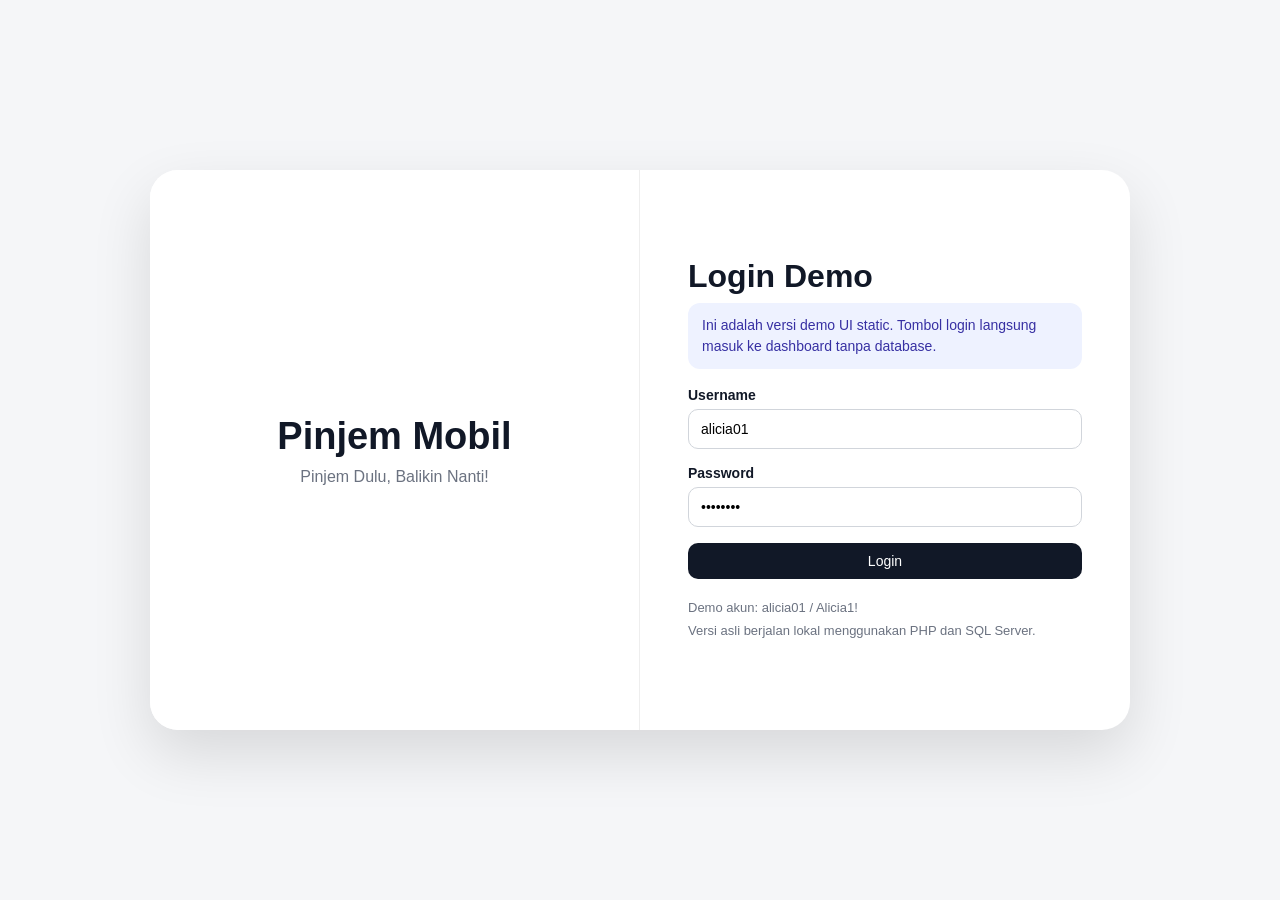
<file: docs/index.html>
<!DOCTYPE html>
<html>

<head>
    <title>Pinjem Mobil - Demo UI</title>
    <link rel="stylesheet" href="assets/style.css">

    <style>
        .demo-note {
            background: #eef2ff;
            color: #3730a3;
            padding: 12px 14px;
            border-radius: 12px;
            font-size: 14px;
            margin-bottom: 18px;
            line-height: 1.5;
        }

        .demo-login {
            margin-top: 18px;
            color: #6b7280;
            font-size: 13px;
            line-height: 1.7;
        }
    </style>
</head>

<body class="login-page">

    <div class="login-wrapper">
        <div class="login-brand">
            <h1>Pinjem Mobil</h1>
            <p>Pinjem Dulu, Balikin Nanti!</p>
        </div>

        <div class="login-card">
            <h2>Login Demo</h2>

            <div class="demo-note">
                Ini adalah versi demo UI static. Tombol login langsung masuk ke dashboard tanpa database.
            </div>

            <div class="form-group">
                <label>Username</label>
                <input type="text" class="form-control" value="alicia01">
            </div>

            <div class="form-group">
                <label>Password</label>
                <input type="password" class="form-control" value="Alicia1!">
            </div>

            <a href="dashboard.html" class="btn btn-full">
                Login
            </a>

            <div class="demo-login">
                Demo akun: alicia01 / Alicia1!<br>
                Versi asli berjalan lokal menggunakan PHP dan SQL Server.
            </div>
        </div>
    </div>

</body>

</html>
</file>
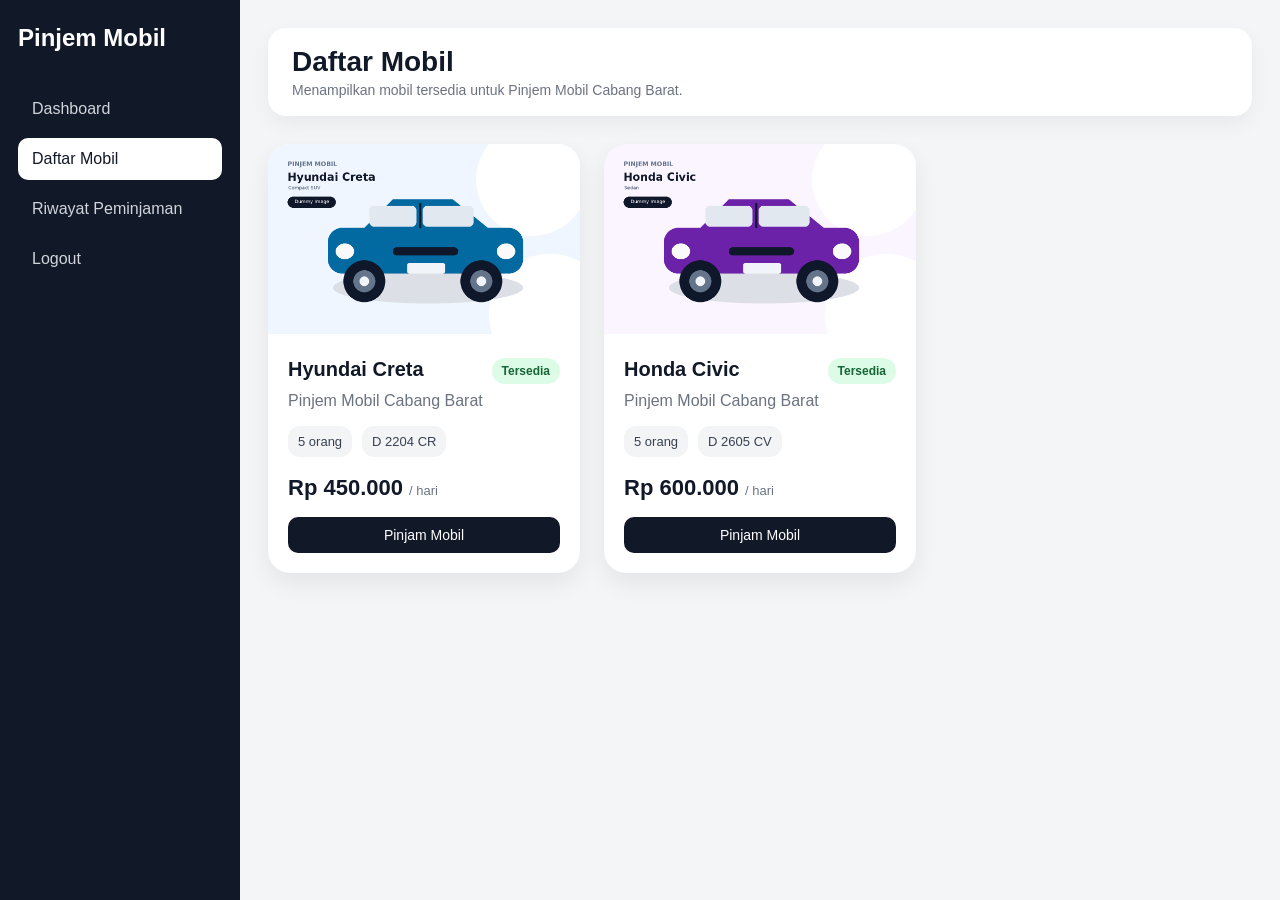
<file: docs/daftar-mobil.html>
<!DOCTYPE html>
<html>

<head>
    <title>Daftar Mobil - Pinjem Mobil</title>
    <link rel="stylesheet" href="assets/style.css">
</head>

<body>

    <div class="sidebar">
        <div class="logo">Pinjem Mobil</div>

        <div class="menu">
            <a href="dashboard.html">Dashboard</a>
            <a href="daftar-mobil.html" class="active">Daftar Mobil</a>
            <a href="riwayat.html">Riwayat Peminjaman</a>
            <a href="index.html">Logout</a>
        </div>
    </div>

    <div class="main">
        <div class="topbar">
            <div class="page-title">
                <h1>Daftar Mobil</h1>
                <p>Menampilkan mobil tersedia untuk Pinjem Mobil Cabang Barat.</p>
            </div>
        </div>

        <div class="car-grid">

            <div class="car-card">
                <img src="assets/mobil/hyundai_creta.png" class="car-card-img">

                <div class="car-card-body">
                    <div class="car-card-top">
                        <h3>Hyundai Creta</h3>
                        <span class="badge badge-available">Tersedia</span>
                    </div>

                    <p class="car-location">Pinjem Mobil Cabang Barat</p>

                    <div class="car-info">
                        <span>5 orang</span>
                        <span>D 2204 CR</span>
                    </div>

                    <div class="car-price">
                        Rp 450.000
                        <small>/ hari</small>
                    </div>

                    <a href="payment.html" class="btn btn-full">
                        Pinjam Mobil
                    </a>
                </div>
            </div>

            <div class="car-card">
                <img src="assets/mobil/honda_civic.png" class="car-card-img">

                <div class="car-card-body">
                    <div class="car-card-top">
                        <h3>Honda Civic</h3>
                        <span class="badge badge-available">Tersedia</span>
                    </div>

                    <p class="car-location">Pinjem Mobil Cabang Barat</p>

                    <div class="car-info">
                        <span>5 orang</span>
                        <span>D 2605 CV</span>
                    </div>

                    <div class="car-price">
                        Rp 600.000
                        <small>/ hari</small>
                    </div>

                    <a href="payment.html" class="btn btn-full">
                        Pinjam Mobil
                    </a>
                </div>
            </div>

        </div>
    </div>

</body>

</html>
</file>
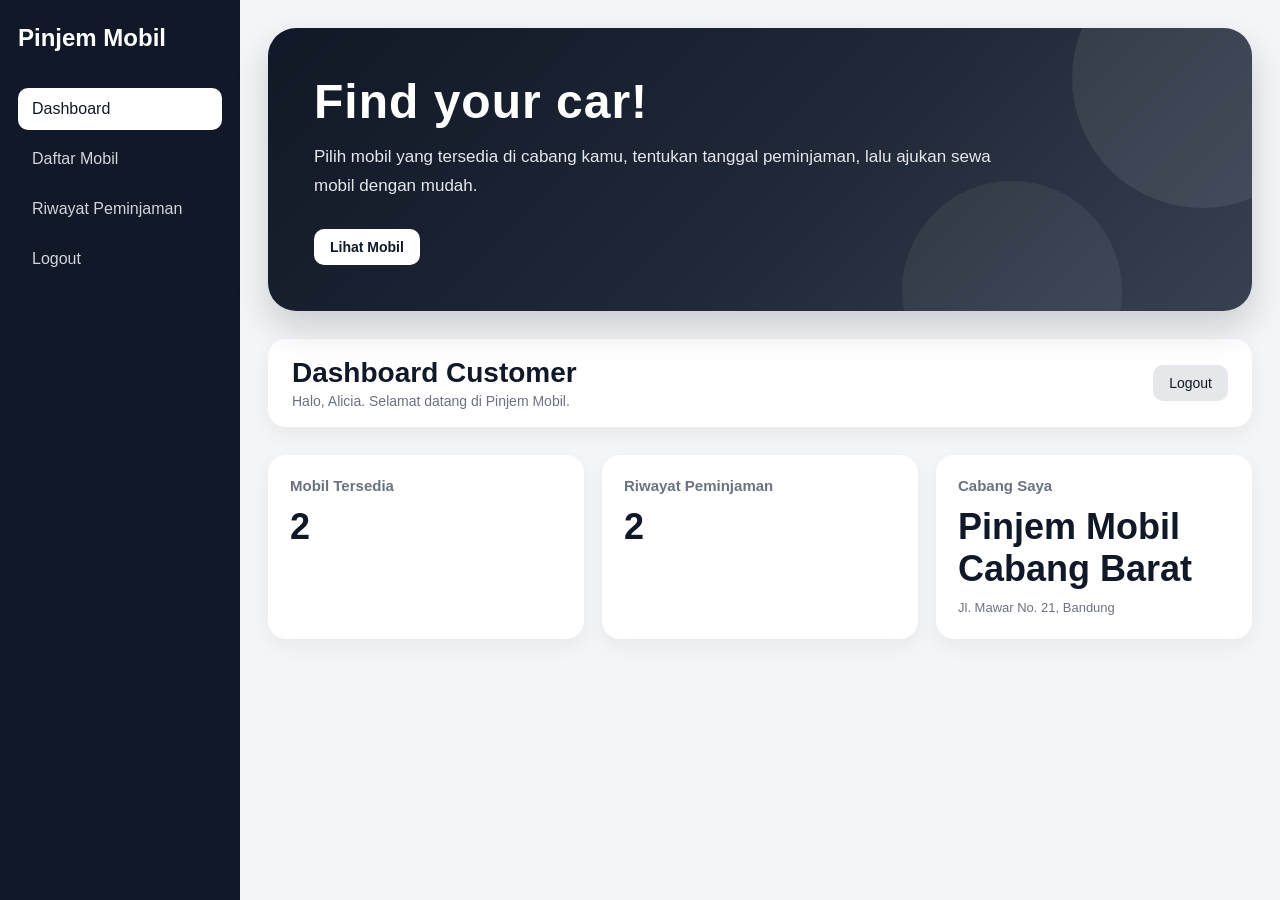
<file: docs/dashboard.html>
<!DOCTYPE html>
<html>

<head>
    <title>Dashboard Customer - Pinjem Mobil</title>
    <link rel="stylesheet" href="assets/style.css">

    <style>
        .stats-3 {
            grid-template-columns: repeat(3, 1fr);
        }

        .branch-card small {
            display: block;
            margin-top: 8px;
            color: #6b7280;
            font-size: 13px;
            line-height: 1.5;
        }

        @media (max-width: 900px) {
            .stats-3 {
                grid-template-columns: 1fr;
            }
        }
    </style>
</head>

<body>

    <div class="sidebar">
        <div class="logo">Pinjem Mobil</div>

        <div class="menu">
            <a href="dashboard.html" class="active">Dashboard</a>
            <a href="daftar-mobil.html">Daftar Mobil</a>
            <a href="riwayat.html">Riwayat Peminjaman</a>
            <a href="index.html">Logout</a>
        </div>
    </div>

    <div class="main">
        <div class="hero">
            <div class="hero-content">
                <h1>Find your car!</h1>
                <p>
                    Pilih mobil yang tersedia di cabang kamu, tentukan tanggal peminjaman,
                    lalu ajukan sewa mobil dengan mudah.
                </p>
                <a href="daftar-mobil.html" class="btn hero-btn">Lihat Mobil</a>
            </div>
        </div>

        <div class="topbar">
            <div class="page-title">
                <h1>Dashboard Customer</h1>
                <p>Halo, Alicia. Selamat datang di Pinjem Mobil.</p>
            </div>
            <a href="index.html" class="btn btn-secondary">Logout</a>
        </div>

        <div class="stats stats-3">
            <div class="stat-card">
                <h3>Mobil Tersedia</h3>
                <p>2</p>
            </div>

            <div class="stat-card">
                <h3>Riwayat Peminjaman</h3>
                <p>2</p>
            </div>

            <div class="stat-card branch-card">
                <h3>Cabang Saya</h3>
                <p>Pinjem Mobil Cabang Barat</p>
                <small>Jl. Mawar No. 21, Bandung</small>
            </div>
        </div>
    </div>

</body>

</html>
</file>
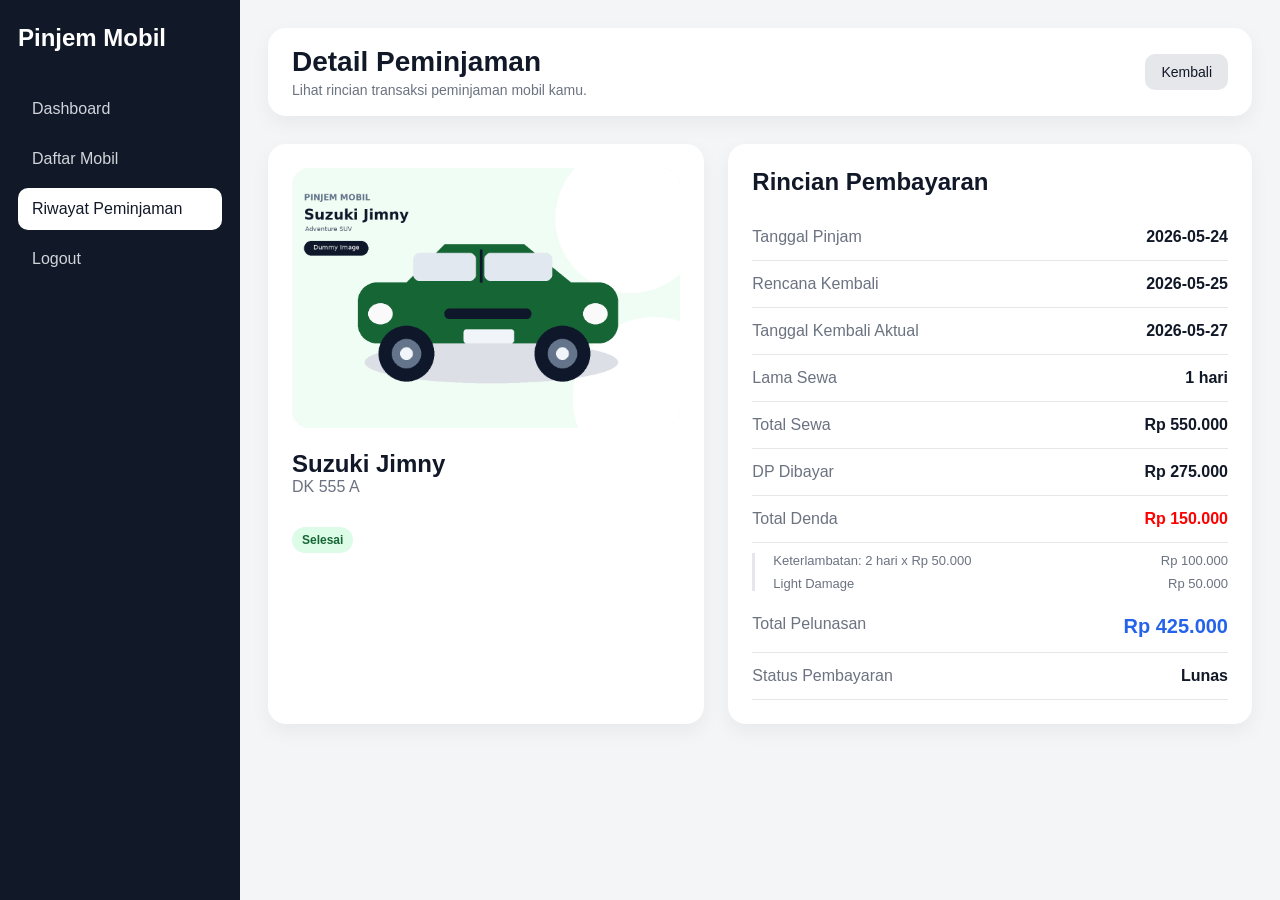
<file: docs/detail-peminjaman.html>
<!DOCTYPE html>
<html>

<head>
    <title>Detail Peminjaman - Pinjem Mobil</title>
    <link rel="stylesheet" href="assets/style.css">

    <style>
        .detail-layout {
            display: grid;
            grid-template-columns: 1fr 1.2fr;
            gap: 24px;
        }

        .detail-img {
            width: 100%;
            height: 260px;
            object-fit: cover;
            border-radius: 18px;
            background: #f3f4f6;
            margin-bottom: 18px;
        }

        .detail-row {
            display: flex;
            justify-content: space-between;
            gap: 20px;
            padding: 14px 0;
            border-bottom: 1px solid #e5e7eb;
        }

        .detail-row span:first-child {
            color: #6b7280;
        }

        .detail-row span:last-child {
            font-weight: 700;
            color: #111827;
            text-align: right;
        }

        .fine-detail {
            margin-top: 10px;
            margin-bottom: 10px;
            padding-left: 18px;
            border-left: 3px solid #e5e7eb;
        }

        .fine-row {
            display: flex;
            justify-content: space-between;
            gap: 16px;
            font-size: 13px;
            color: #6b7280;
            margin-bottom: 8px;
        }

        @media (max-width: 900px) {
            .detail-layout {
                grid-template-columns: 1fr;
            }
        }
    </style>
</head>

<body>

    <div class="sidebar">
        <div class="logo">Pinjem Mobil</div>

        <div class="menu">
            <a href="dashboard.html">Dashboard</a>
            <a href="daftar-mobil.html">Daftar Mobil</a>
            <a href="riwayat.html" class="active">Riwayat Peminjaman</a>
            <a href="index.html">Logout</a>
        </div>
    </div>

    <div class="main">
        <div class="topbar">
            <div class="page-title">
                <h1>Detail Peminjaman</h1>
                <p>Lihat rincian transaksi peminjaman mobil kamu.</p>
            </div>

            <a href="riwayat.html" class="btn btn-secondary">Kembali</a>
        </div>

        <div class="detail-layout">
            <div class="card">
                <img src="assets/mobil/suzuki_jimny.png" class="detail-img">

                <h2>Suzuki Jimny</h2>
                <p class="car-location">DK 555 A</p>

                <br>
                <span class="badge badge-available">Selesai</span>
            </div>

            <div class="card">
                <h2>Rincian Pembayaran</h2>
                <br>

                <div class="detail-row">
                    <span>Tanggal Pinjam</span>
                    <span>2026-05-24</span>
                </div>

                <div class="detail-row">
                    <span>Rencana Kembali</span>
                    <span>2026-05-25</span>
                </div>

                <div class="detail-row">
                    <span>Tanggal Kembali Aktual</span>
                    <span>2026-05-27</span>
                </div>

                <div class="detail-row">
                    <span>Lama Sewa</span>
                    <span>1 hari</span>
                </div>

                <div class="detail-row">
                    <span>Total Sewa</span>
                    <span>Rp 550.000</span>
                </div>

                <div class="detail-row">
                    <span>DP Dibayar</span>
                    <span>Rp 275.000</span>
                </div>

                <div class="detail-row">
                    <span>Total Denda</span>
                    <span style="color:red;">Rp 150.000</span>
                </div>

                <div class="fine-detail">
                    <div class="fine-row">
                        <span>Keterlambatan: 2 hari x Rp 50.000</span>
                        <span>Rp 100.000</span>
                    </div>

                    <div class="fine-row">
                        <span>Light Damage</span>
                        <span>Rp 50.000</span>
                    </div>
                </div>

                <div class="detail-row">
                    <span>Total Pelunasan</span>
                    <span style="color:#2563eb; font-size:20px;">Rp 425.000</span>
                </div>

                <div class="detail-row">
                    <span>Status Pembayaran</span>
                    <span>Lunas</span>
                </div>
            </div>
        </div>
    </div>

</body>

</html>
</file>
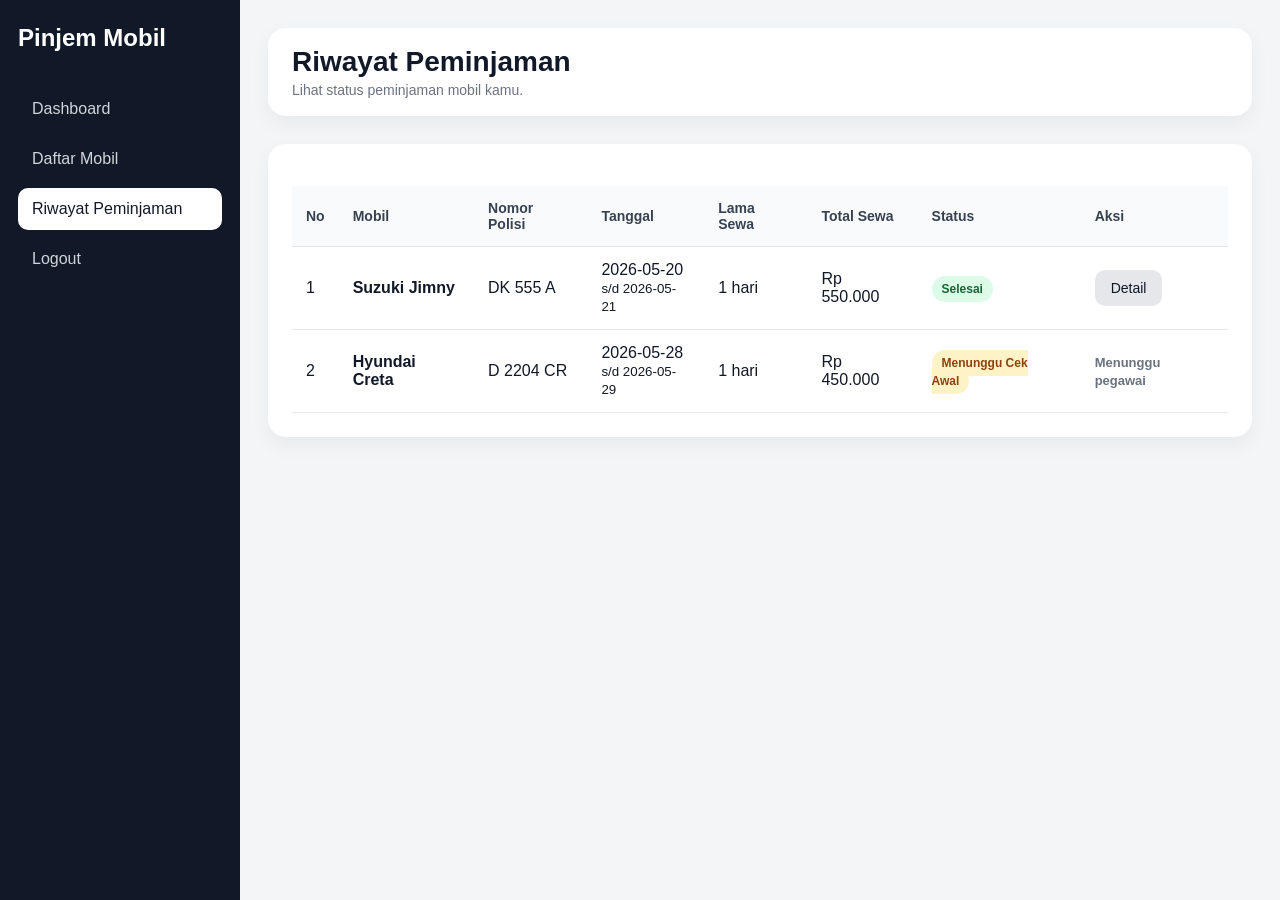
<file: docs/riwayat.html>
<!DOCTYPE html>
<html>

<head>
    <title>Riwayat Peminjaman - Pinjem Mobil</title>
    <link rel="stylesheet" href="assets/style.css">

    <style>
        .action {
            display: flex;
            gap: 8px;
            align-items: center;
            flex-wrap: wrap;
        }

        .status-note {
            font-size: 13px;
            color: #6b7280;
            font-weight: 600;
        }
    </style>
</head>

<body>

    <div class="sidebar">
        <div class="logo">Pinjem Mobil</div>

        <div class="menu">
            <a href="dashboard.html">Dashboard</a>
            <a href="daftar-mobil.html">Daftar Mobil</a>
            <a href="riwayat.html" class="active">Riwayat Peminjaman</a>
            <a href="index.html">Logout</a>
        </div>
    </div>

    <div class="main">
        <div class="topbar">
            <div class="page-title">
                <h1>Riwayat Peminjaman</h1>
                <p>Lihat status peminjaman mobil kamu.</p>
            </div>
        </div>

        <div class="card">
            <table class="table">
                <tr>
                    <th>No</th>
                    <th>Mobil</th>
                    <th>Nomor Polisi</th>
                    <th>Tanggal</th>
                    <th>Lama Sewa</th>
                    <th>Total Sewa</th>
                    <th>Status</th>
                    <th>Aksi</th>
                </tr>

                <tr>
                    <td>1</td>
                    <td><strong>Suzuki Jimny</strong></td>
                    <td>DK 555 A</td>
                    <td>2026-05-20<br><small>s/d 2026-05-21</small></td>
                    <td>1 hari</td>
                    <td>Rp 550.000</td>
                    <td><span class="badge badge-available">Selesai</span></td>
                    <td>
                        <div class="action">
                            <a href="detail-peminjaman.html" class="btn btn-secondary">Detail</a>
                        </div>
                    </td>
                </tr>

                <tr>
                    <td>2</td>
                    <td><strong>Hyundai Creta</strong></td>
                    <td>D 2204 CR</td>
                    <td>2026-05-28<br><small>s/d 2026-05-29</small></td>
                    <td>1 hari</td>
                    <td>Rp 450.000</td>
                    <td><span class="badge badge-maintenance">Menunggu Cek Awal</span></td>
                    <td>
                        <span class="status-note">Menunggu pegawai</span>
                    </td>
                </tr>
            </table>
        </div>
    </div>

</body>

</html>
</file>
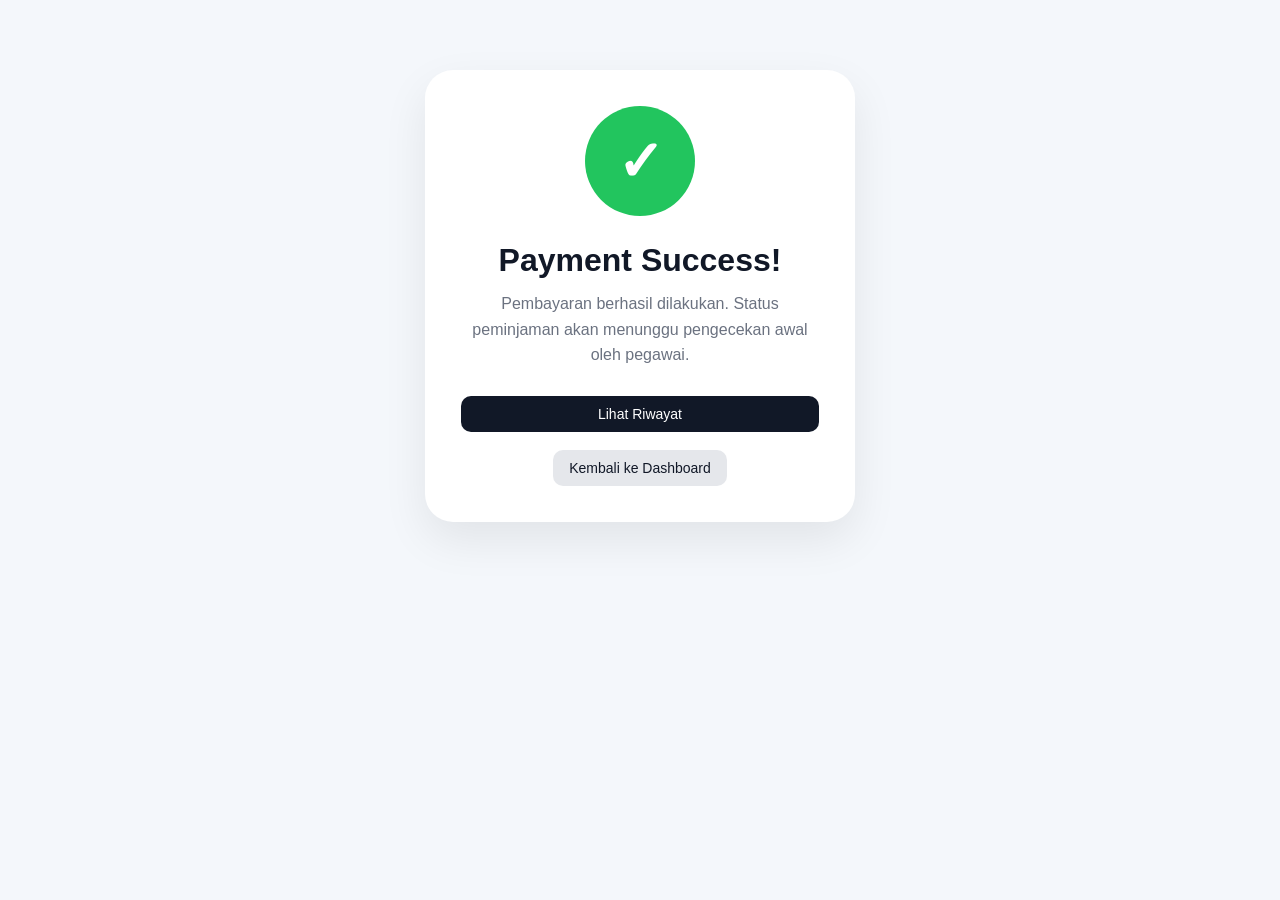
<file: docs/success.html>
<!DOCTYPE html>
<html>

<head>
    <title>Payment Success - Pinjem Mobil</title>
    <link rel="stylesheet" href="assets/style.css">

    <style>
        body {
            background: #f4f7fb;
        }

        .success-card {
            max-width: 430px;
            margin: 70px auto;
            background: white;
            border-radius: 28px;
            padding: 36px;
            text-align: center;
            box-shadow: 0 18px 45px rgba(0, 0, 0, 0.08);
        }

        .check {
            width: 110px;
            height: 110px;
            border-radius: 999px;
            background: #22c55e;
            color: white;
            display: flex;
            align-items: center;
            justify-content: center;
            margin: 0 auto 26px;
            font-size: 56px;
            font-weight: bold;
        }

        .success-card h1 {
            margin-bottom: 12px;
            color: #111827;
        }

        .success-card p {
            color: #6b7280;
            line-height: 1.6;
            margin-bottom: 28px;
        }
    </style>
</head>

<body>

    <div class="success-card">
        <div class="check">✓</div>

        <h1>Payment Success!</h1>
        <p>
            Pembayaran berhasil dilakukan. Status peminjaman akan menunggu pengecekan awal oleh pegawai.
        </p>

        <a href="riwayat.html" class="btn btn-full">Lihat Riwayat</a>
        <br><br>
        <a href="dashboard.html" class="btn btn-secondary">Kembali ke Dashboard</a>
    </div>

</body>

</html>
</file>
<file: docs/assets/style.css>
* {
    margin: 0;
    padding: 0;
    box-sizing: border-box;
}

body {
    font-family: Arial, sans-serif;
    background: #f4f5f7;
    color: #111827;
}

a {
    text-decoration: none;
    color: inherit;
}

.sidebar {
    width: 240px;
    height: 100vh;
    background: #111827;
    color: white;
    position: fixed;
    left: 0;
    top: 0;
    padding: 24px 18px;
}

.logo {
    font-size: 24px;
    font-weight: bold;
    margin-bottom: 36px;
}

.logo span {
    color: #9ca3af;
    font-size: 14px;
    display: block;
    margin-top: 4px;
}

.menu a {
    display: block;
    padding: 12px 14px;
    border-radius: 10px;
    margin-bottom: 8px;
    color: #d1d5db;
}

.menu a:hover,
.menu a.active {
    background: white;
    color: #111827;
}

.main {
    margin-left: 240px;
    padding: 28px;
}

.topbar {
    background: white;
    padding: 18px 24px;
    border-radius: 18px;
    display: flex;
    justify-content: space-between;
    align-items: center;
    margin-bottom: 28px;
    box-shadow: 0 8px 20px rgba(0, 0, 0, 0.05);
}

.page-title h1 {
    font-size: 28px;
    margin-bottom: 4px;
}

.page-title p {
    color: #6b7280;
    font-size: 14px;
}

.card {
    background: white;
    border-radius: 18px;
    padding: 24px;
    box-shadow: 0 8px 20px rgba(0, 0, 0, 0.05);
}

.btn {
    display: inline-block;
    padding: 10px 16px;
    border-radius: 10px;
    background: #111827;
    color: white;
    font-size: 14px;
    border: none;
    cursor: pointer;
}

.btn-secondary {
    background: #e5e7eb;
    color: #111827;
}

.table {
    width: 100%;
    border-collapse: collapse;
    margin-top: 18px;
}

.table th {
    text-align: left;
    background: #f9fafb;
    padding: 14px;
    font-size: 14px;
    color: #374151;
    border-bottom: 1px solid #e5e7eb;
}

.table td {
    padding: 14px;
    border-bottom: 1px solid #e5e7eb;
    vertical-align: middle;
}

.car-img {
    width: 120px;
    height: 75px;
    object-fit: cover;
    border-radius: 12px;
    background: #e5e7eb;
}

.badge {
    padding: 6px 10px;
    border-radius: 20px;
    font-size: 12px;
    font-weight: bold;
}

.badge-available {
    background: #dcfce7;
    color: #166534;
}

.badge-borrowed {
    background: #fee2e2;
    color: #991b1b;
}

.badge-maintenance {
    background: #fef3c7;
    color: #92400e;
}

.form-group {
    margin-bottom: 16px;
}

.form-group label {
    display: block;
    margin-bottom: 6px;
    font-weight: bold;
    font-size: 14px;
}

.form-control {
    width: 100%;
    padding: 11px 12px;
    border: 1px solid #d1d5db;
    border-radius: 10px;
    font-size: 14px;
}

.form-grid {
    display: grid;
    grid-template-columns: 1fr 1fr;
    gap: 18px;
}

.actions {
    margin-top: 22px;
    display: flex;
    gap: 10px;
}

.stats {
    display: grid;
    grid-template-columns: repeat(4, 1fr);
    gap: 18px;
}

.stat-card {
    background: white;
    border-radius: 18px;
    padding: 22px;
    box-shadow: 0 8px 20px rgba(0, 0, 0, 0.05);
}

.stat-card h3 {
    color: #6b7280;
    font-size: 15px;
    margin-bottom: 12px;
}

.stat-card p {
    font-size: 36px;
    font-weight: bold;
}

.login-page {
    min-height: 100vh;
    background: #f5f6f8;
    display: flex;
    align-items: center;
    justify-content: center;
}

.login-wrapper {
    width: 980px;
    min-height: 560px;
    background: white;
    border-radius: 28px;
    display: grid;
    grid-template-columns: 1fr 1fr;
    overflow: hidden;
    box-shadow: 0 24px 60px rgba(0, 0, 0, 0.12);
}

.login-brand {
    background: #ffffff;
    padding: 56px 48px;
    display: flex;
    flex-direction: column;
    align-items: center;
    justify-content: center;
    border-right: 1px solid #eeeeee;
    text-align: center;
}

.login-logo {
    width: 260px;
    height: auto;
    margin-bottom: 24px;
}

.login-brand h1 {
    font-size: 38px;
    margin-bottom: 10px;
    color: #111827;
}

.login-brand p {
    color: #6b7280;
    font-size: 16px;
}

.login-card {
    padding: 64px 48px;
    display: flex;
    flex-direction: column;
    justify-content: center;
}

.login-card h2 {
    font-size: 32px;
    margin-bottom: 8px;
}

.login-subtitle {
    color: #6b7280;
    margin-bottom: 28px;
}

.btn-full {
    width: 100%;
    text-align: center;
}

.alert-error {
    background: #fee2e2;
    color: #991b1b;
    padding: 12px 14px;
    border-radius: 10px;
    margin-bottom: 18px;
}

.login-help {
    margin-top: 24px;
    padding: 14px;
    background: #f9fafb;
    border-radius: 14px;
    font-size: 13px;
    color: #6b7280;
    line-height: 1.7;
}

.car-grid {
    display: grid;
    grid-template-columns: repeat(3, 1fr);
    gap: 24px;
}

.car-card {
    background: white;
    border-radius: 22px;
    overflow: hidden;
    box-shadow: 0 10px 24px rgba(0, 0, 0, 0.07);
}

.car-card-img {
    width: 100%;
    height: 190px;
    object-fit: cover;
    background: #e5e7eb;
}

.empty-img {
    display: block;
}

.car-card-body {
    padding: 20px;
}

.car-card-top {
    display: flex;
    justify-content: space-between;
    gap: 12px;
    margin-bottom: 8px;
}

.car-card-top h3 {
    font-size: 20px;
}

.car-location {
    color: #6b7280;
    margin-bottom: 16px;
}

.car-info {
    display: flex;
    gap: 10px;
    margin-bottom: 18px;
}

.car-info span {
    background: #f3f4f6;
    padding: 8px 10px;
    border-radius: 12px;
    font-size: 13px;
    color: #374151;
}

.car-price {
    font-size: 22px;
    font-weight: bold;
    margin-bottom: 16px;
}

.car-price small {
    font-size: 13px;
    color: #6b7280;
    font-weight: normal;
}

.booking-layout {
    display: grid;
    grid-template-columns: 1.1fr 0.9fr;
    gap: 24px;
}

.booking-img {
    width: 100%;
    height: 320px;
    object-fit: cover;
    border-radius: 18px;
    margin-bottom: 20px;
}

.hero {
    min-height: 250px;
    border-radius: 28px;
    padding: 46px;
    color: white;
    display: flex;
    align-items: center;
    margin-bottom: 28px;
    background: linear-gradient(135deg, #111827 0%, #1f2937 55%, #374151 100%);
    box-shadow: 0 16px 34px rgba(17, 24, 39, 0.18);
    position: relative;
    overflow: hidden;
}

.hero::after {
    content: "";
    position: absolute;
    right: -80px;
    top: -80px;
    width: 260px;
    height: 260px;
    background: rgba(255, 255, 255, 0.08);
    border-radius: 50%;
}

.hero::before {
    content: "";
    position: absolute;
    right: 130px;
    bottom: -90px;
    width: 220px;
    height: 220px;
    background: rgba(255, 255, 255, 0.06);
    border-radius: 50%;
}

.hero-content {
    max-width: 680px;
    position: relative;
    z-index: 2;
}

.hero h1 {
    font-size: 48px;
    margin-bottom: 14px;
    letter-spacing: 1px;
}

.hero p {
    font-size: 17px;
    color: #e5e7eb;
    line-height: 1.7;
    margin-bottom: 28px;
}

.hero-btn {
    background: white;
    color: #111827;
    font-weight: bold;
}

.summary-box {
    background: #f9fafb;
    border-radius: 18px;
    padding: 18px;
    margin-bottom: 20px;
    border: 1px solid #e5e7eb;
}

.summary-box p {
    color: #6b7280;
    font-size: 13px;
    margin-top: 12px;
    margin-bottom: 4px;
}

.summary-box p:first-child {
    margin-top: 0;
}

.summary-box h3 {
    font-size: 20px;
    color: #111827;
}

.fine-list {
    display: grid;
    gap: 12px;
}

.fine-item {
    display: grid;
    grid-template-columns: auto 1fr auto;
    gap: 12px;
    align-items: center;
    background: #f9fafb;
    border: 1px solid #e5e7eb;
    padding: 14px;
    border-radius: 14px;
    cursor: pointer;
}

.fine-item:hover {
    background: #f3f4f6;
}

.fine-item input {
    width: 18px;
    height: 18px;
}

.fine-item span {
    display: flex;
    flex-direction: column;
    gap: 4px;
}

.fine-item small {
    color: #6b7280;
}

.fine-item b {
    font-size: 14px;
    color: #111827;
}

.status-lunas {
    background: #dcfce7;
    color: #16a34a;
    padding: 10px 18px;
    border-radius: 12px;
    font-weight: bold;
    font-size: 14px;
    display: inline-block;
}

.register-footer {
    margin-top: 22px;
    text-align: center;
    color: #6b7280;
    font-size: 14px;
}

.register-footer a {
    color: #111827;
    font-weight: bold;
}
</file>
